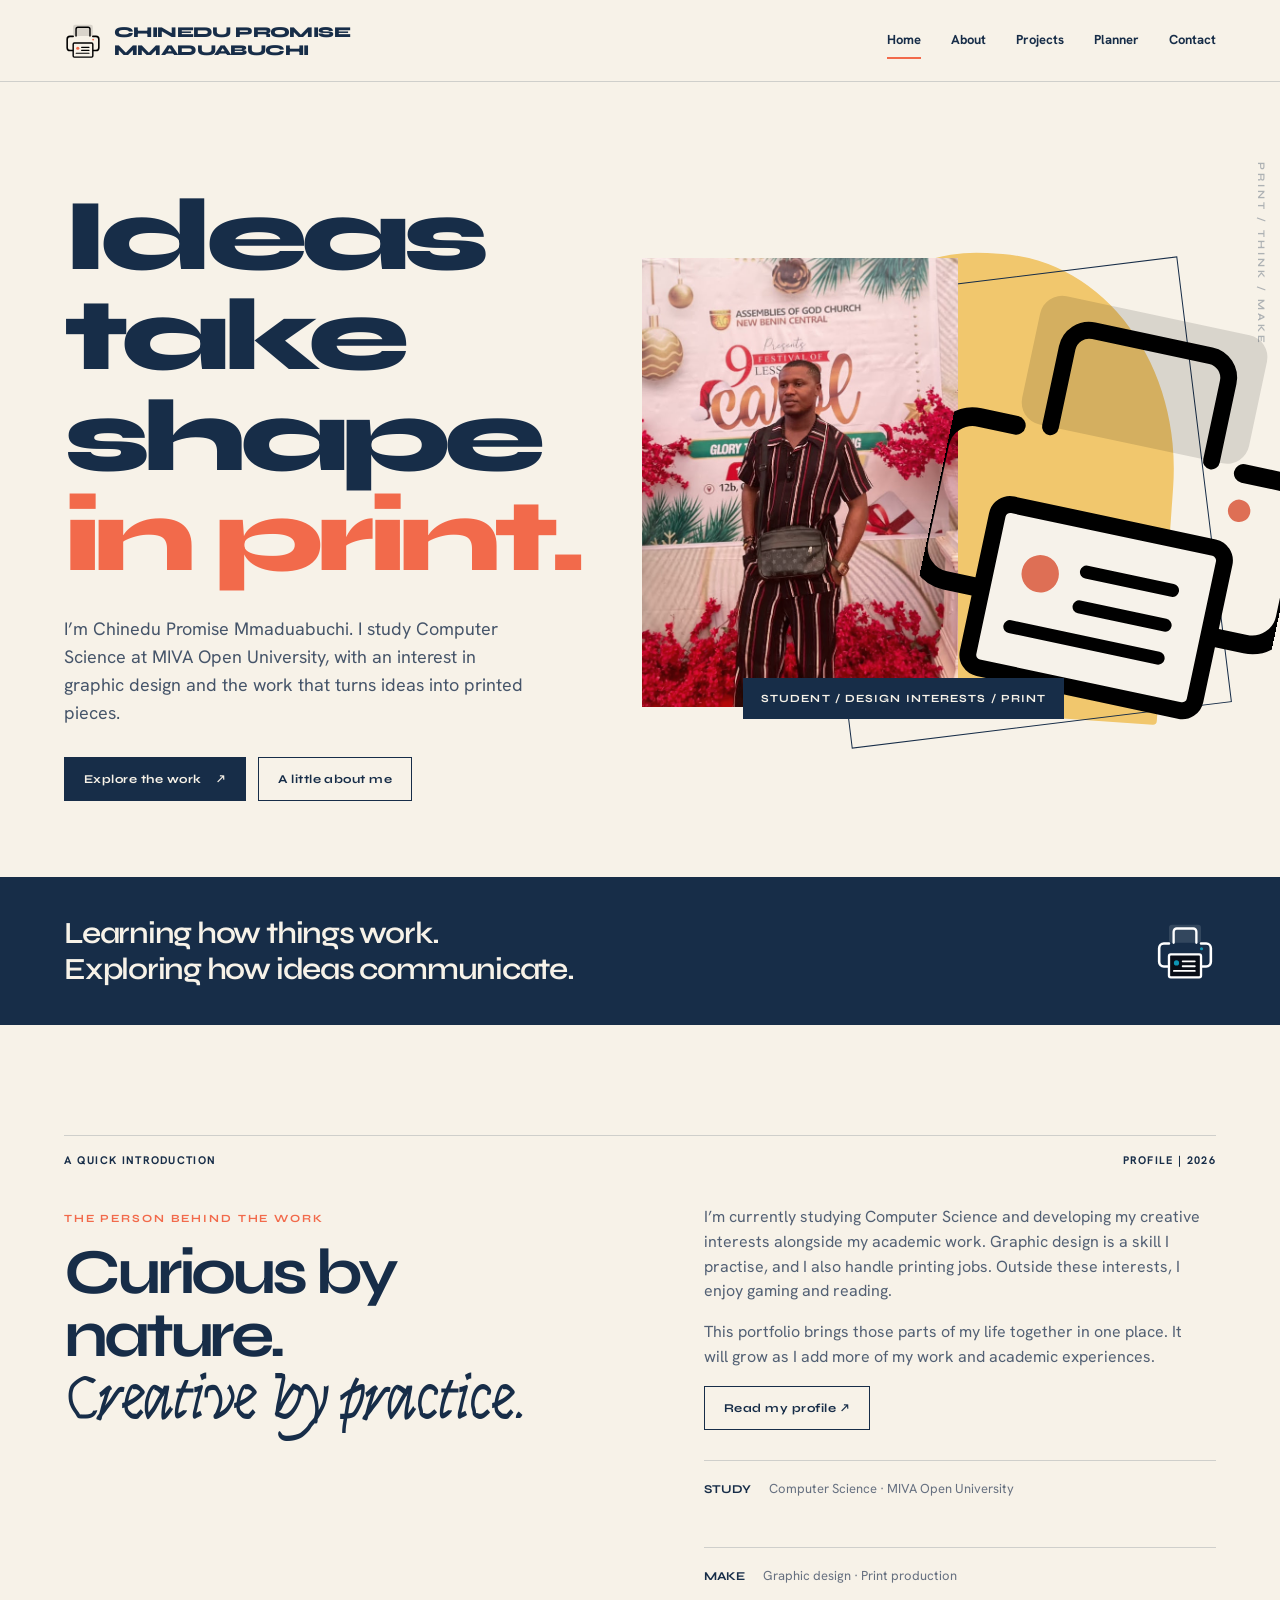
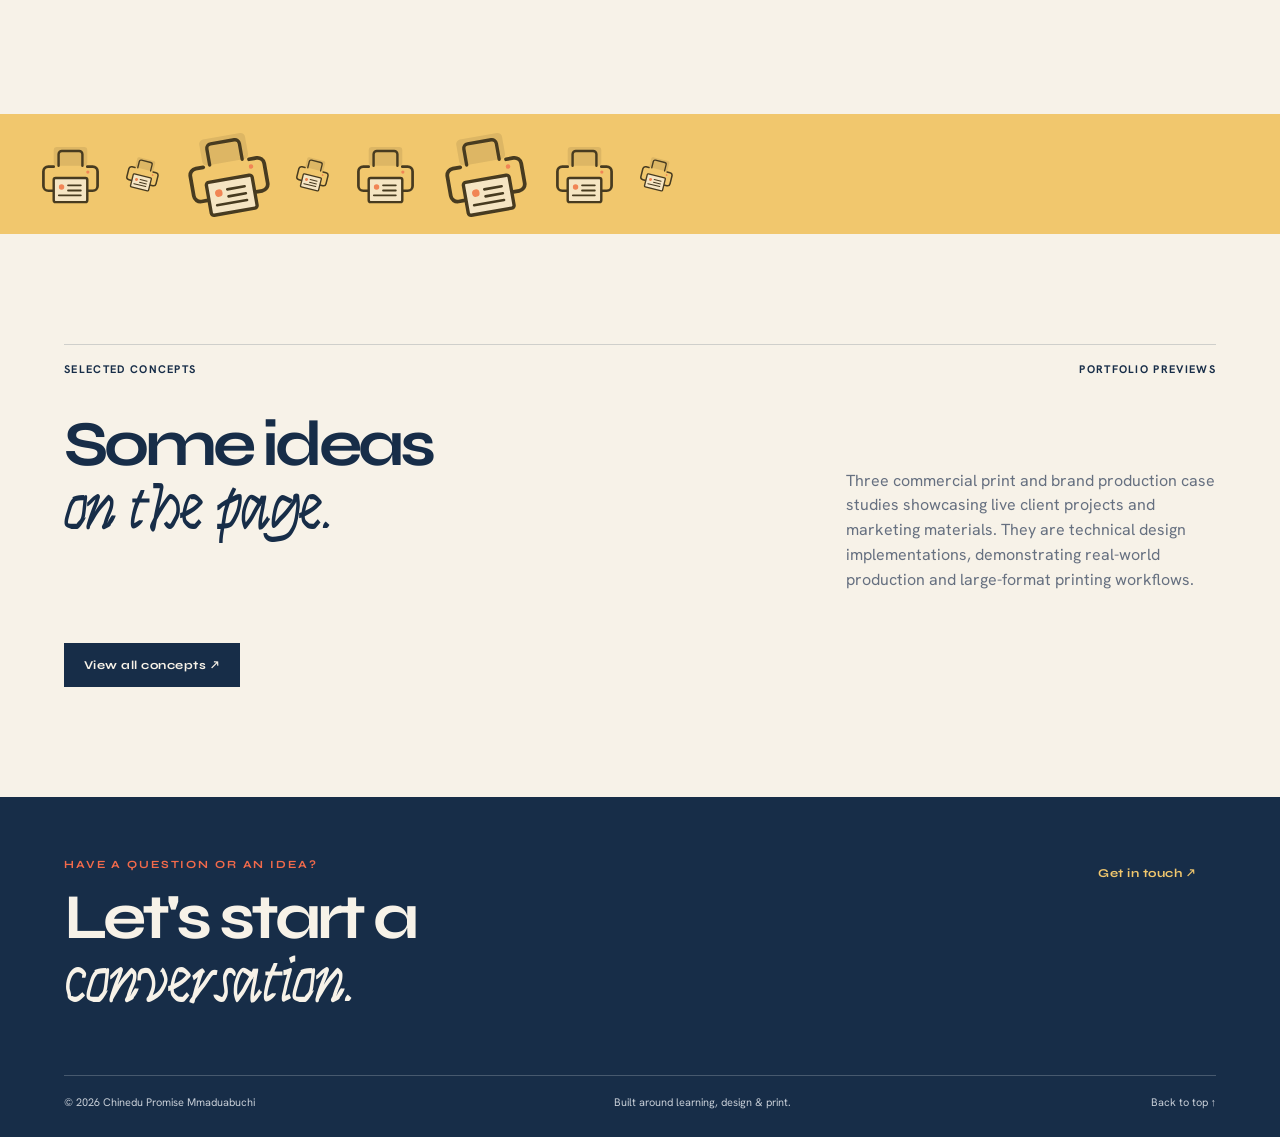
<file: index.html>
<!doctype html>
<html lang="en">
  <head>
    <meta charset="utf-8" />
    <meta name="viewport" content="width=device-width,initial-scale=1" />
    <meta
      name="description"
      content="The academic and creative portfolio of Chinedu Promise Mmaduabuchi."
    />
    <title>Chinedu Promise Mmaduabuchi — Portfolio</title>
    <link rel="icon" href="assets/images/favicon.svg" type="image/svg+xml" />
    <link rel="stylesheet" href="assets/css/site.css" />
    <script defer src="assets/js/site.js"></script>
  </head>
  <body>
    <header class="site-header">
      <a class="brand" href="index.html"
        ><img src="assets/images/printer-mark.svg" alt="" /><span
          >CHINEDU PROMISE<br />MMADUABUCHI</span
        ></a
      ><button
        class="menu-toggle"
        aria-expanded="false"
        aria-controls="main-nav"
      >
        MENU
      </button>
      <nav class="nav" id="main-nav">
        <a href="index.html" aria-current="page">Home</a
        ><a href="about.html">About</a><a href="projects.html">Projects</a
        ><a href="planner.html">Planner</a><a href="contact.html">Contact</a>
      </nav>
    </header>
    <main>
      <section class="wrap home-hero">
        <div class="hero-copy reveal">
          <h1>Ideas take<br />shape <span>in print.</span></h1>
          <p class="hero-intro">
            I’m Chinedu Promise Mmaduabuchi. I study Computer Science at MIVA
            Open University, with an interest in graphic design and the work
            that turns ideas into printed pieces.
          </p>
          <div class="hero-actions">
            <a class="button" href="projects.html"
              >Explore the work <span>↗</span></a
            ><a class="button light" href="about.html">A little about me</a>
          </div>
        </div>
        <div class="portrait-stage">
          <img
            src="assets/images/chinedu-portrait.jpeg"
            alt="Portrait of Chinedu Promise Mmaduabuchi"
          /><img
            class="hero-stamp"
            src="assets/images/printer-mark.svg"
            alt=""
          /><span class="portrait-tag">STUDENT / DESIGN INTERESTS / PRINT</span>
        </div>
      </section>
      <section class="intro-strip">
        <div class="wrap strip-inner">
          <p>Learning how things work.<br />Exploring how ideas communicate.</p>
          <img src="assets/images/printer-mark.svg" alt="" />
        </div>
      </section>
      <section class="wrap section-pad">
        <div class="topline">
          <span> A quick introduction</span><span>PROFILE | 2026</span>
        </div>
        <div class="home-grid">
          <div>
            <span class="eyebrow">The person behind the work</span>
            <h2>
              Curious by nature.<br /><span class="serif"
                >Creative by practice.</span
              >
            </h2>
          </div>
          <div>
            <p>
              I’m currently studying Computer Science and developing my creative
              interests alongside my academic work. Graphic design is a skill I
              practise, and I also handle printing jobs. Outside these
              interests, I enjoy gaming and reading.
            </p>
            <p>
              This portfolio brings those parts of my life together in one
              place. It will grow as I add more of my work and academic
              experiences.
            </p>
            <a class="button light" href="about.html">Read my profile ↗</a>
            <div class="mini-note">
              <b>STUDY</b><span>Computer Science · MIVA Open University</span>
            </div>
            <div class="mini-note">
              <b> MAKE</b><span>Graphic design · Print production</span>
            </div>
          </div>
        </div>
      </section>
      <div class="motif-band" aria-hidden="true">
        <img src="assets/images/printer-mark.svg" /><img
          src="assets/images/printer-mark.svg"
        /><img src="assets/images/printer-mark.svg" /><img
          src="assets/images/printer-mark.svg"
        /><img src="assets/images/printer-mark.svg" /><img
          src="assets/images/printer-mark.svg"
        /><img src="assets/images/printer-mark.svg" /><img
          src="assets/images/printer-mark.svg"
        />
      </div>
      <section class="wrap section-pad">
        <div class="topline">
          <span>Selected concepts</span><span>PORTFOLIO PREVIEWS</span>
        </div>
        <div class="project-intro">
          <h2>Some ideas<br /><span class="serif">on the page.</span></h2>
          <p>
            Three commercial print and brand production case studies showcasing
            live client projects and marketing materials. They are technical
            design implementations, demonstrating real-world production and
            large-format printing workflows.
          </p>
        </div>
        <a class="button" href="projects.html">View all concepts ↗</a>
      </section>
    </main>
    <footer class="site-footer">
      <div class="wrap">
        <div class="footer-top">
          <div>
            <span class="eyebrow">Have a question or an idea?</span>
            <h2>Let's start a <span class="serif">conversation.</span></h2>
          </div>
          <a class="button" href="contact.html">Get in touch ↗</a>
        </div>
        <div class="footer-bottom">
          <span>© <span data-year></span> Chinedu Promise Mmaduabuchi</span
          ><span>Built around learning, design & print.</span
          ><a href="#top">Back to top ↑</a>
        </div>
      </div>
    </footer>
  </body>
</html>
</file>
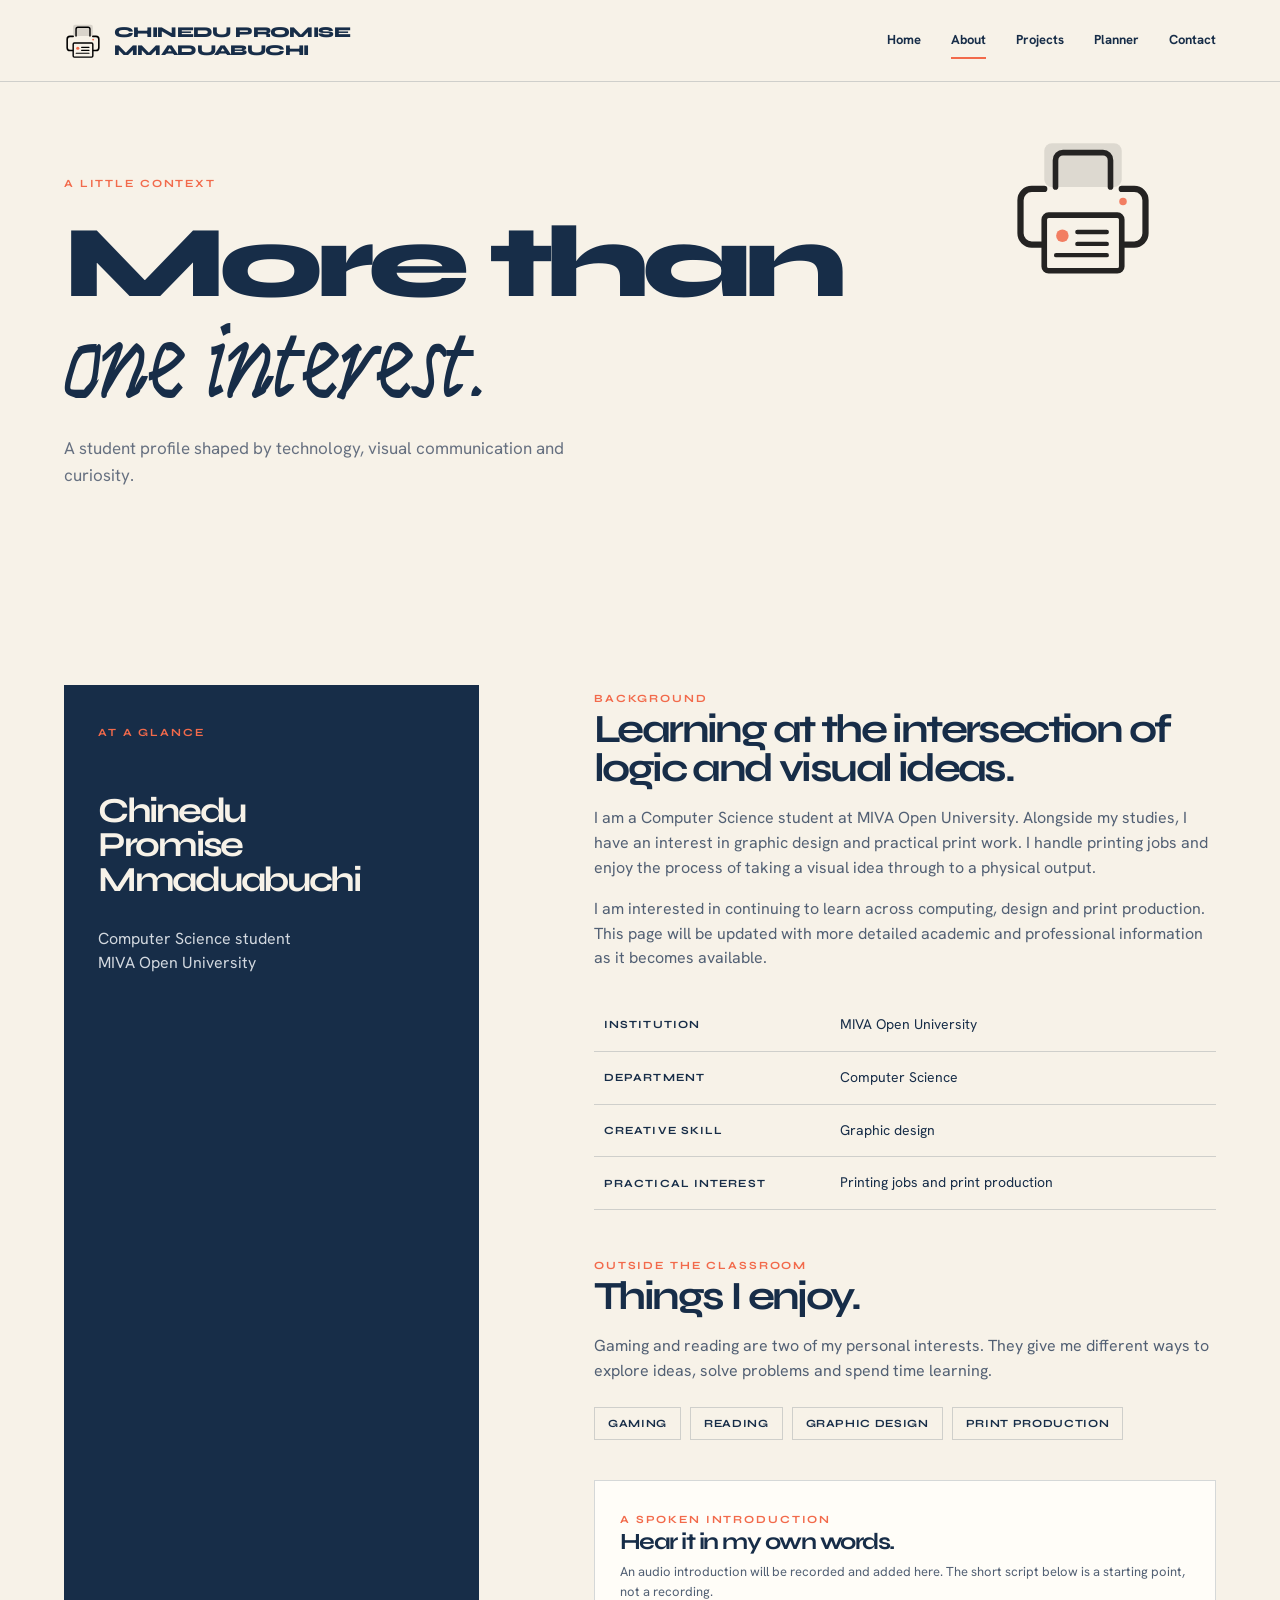
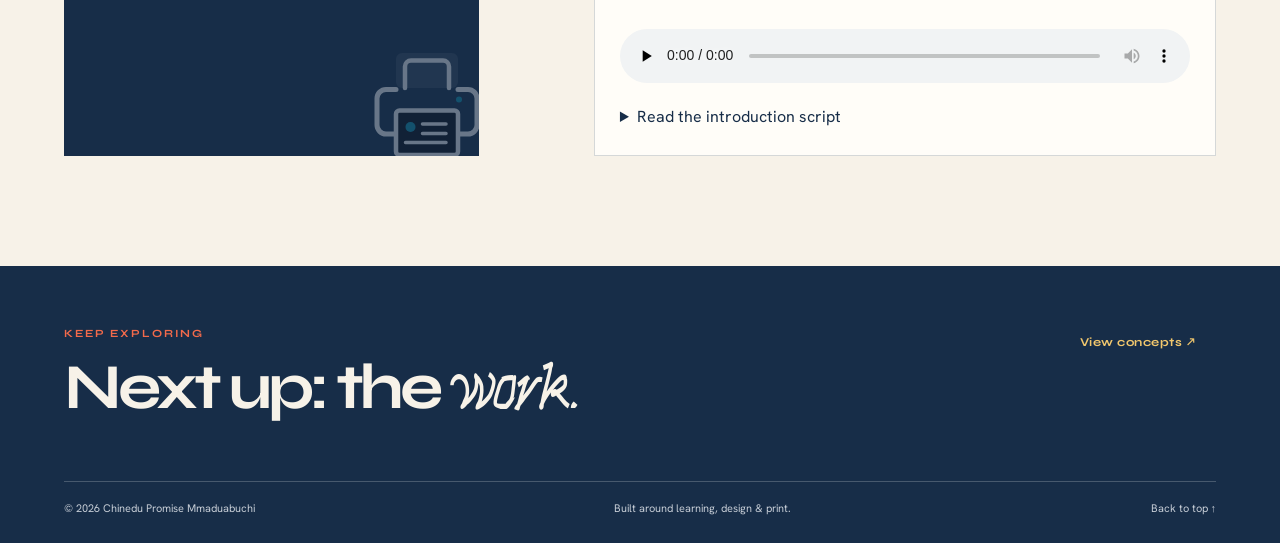
<file: about.html>
<!doctype html>
<html lang="en">
  <head>
    <meta charset="utf-8" />
    <meta name="viewport" content="width=device-width,initial-scale=1" />
    <title>About — Chinedu Promise Mmaduabuchi</title>
    <link rel="icon" href="assets/images/favicon.svg" type="image/svg+xml" />
    <link rel="stylesheet" href="assets/css/site.css" />
    <script defer src="assets/js/site.js"></script>
  </head>
  <body>
    <header class="site-header">
      <a class="brand" href="index.html"
        ><img src="assets/images/printer-mark.svg" alt="" /><span
          >CHINEDU PROMISE<br />MMADUABUCHI</span
        ></a
      ><button
        class="menu-toggle"
        aria-expanded="false"
        aria-controls="main-nav"
      >
        MENU
      </button>
      <nav class="nav" id="main-nav">
        <a href="index.html">Home</a
        ><a href="about.html" aria-current="page">About</a
        ><a href="projects.html">Projects</a><a href="planner.html">Planner</a
        ><a href="contact.html">Contact</a>
      </nav>
    </header>
    <main>
      <section class="wrap page-hero">
        <span class="eyebrow">A little context </span>
        <h1>More than<br /><span class="serif">one interest.</span></h1>
        <p>
          A student profile shaped by technology, visual communication and
          curiosity.
        </p>
        <img class="corner-mark" src="assets/images/printer-mark.svg" alt="" />
      </section>
      <section class="wrap section-pad about-layout">
        <aside class="about-aside">
          <span class="eyebrow">At a glance</span>
          <h2>Chinedu<br />Promise<br />Mmaduabuchi</h2>
          <p>Computer Science student<br />MIVA Open University</p>
          <img src="assets/images/printer-mark.svg" alt="" />
        </aside>
        <div class="about-content">
          <span class="eyebrow">Background</span>
          <h2>Learning at the intersection of logic and visual ideas.</h2>
          <p>
            I am a Computer Science student at MIVA Open University. Alongside
            my studies, I have an interest in graphic design and practical print
            work. I handle printing jobs and enjoy the process of taking a
            visual idea through to a physical output.
          </p>
          <p>
            I am interested in continuing to learn across computing, design and
            print production. This page will be updated with more detailed
            academic and professional information as it becomes available.
          </p>
          <table class="facts-table">
            <tbody>
              <tr>
                <th>Institution</th>
                <td>MIVA Open University</td>
              </tr>
              <tr>
                <th>Department</th>
                <td>Computer Science</td>
              </tr>
              <tr>
                <th>Creative skill</th>
                <td>Graphic design</td>
              </tr>
              <tr>
                <th>Practical interest</th>
                <td>Printing jobs and print production</td>
              </tr>
            </tbody>
          </table>
          <span class="eyebrow"> Outside the classroom</span>
          <h2>Things I enjoy.</h2>
          <p>
            Gaming and reading are two of my personal interests. They give me
            different ways to explore ideas, solve problems and spend time
            learning.
          </p>
          <div class="interest-list">
            <span>Gaming</span><span>Reading</span><span>Graphic design</span
            ><span>Print production</span>
          </div>
          <div class="audio-docket">
            <span class="eyebrow">A spoken introduction</span>
            <h3>Hear it in my own words.</h3>
            <p>
              An audio introduction will be recorded and added here. The short
              script below is a starting point, not a recording.
            </p>
 <audio
  src="assets/audio/my-audio.mp4"
  controls
  preload="none"
  aria-label="Spoken introduction placeholder"
>
  Your browser does not support the audio element.
</audio>

            <details>
              <summary>Read the introduction script</summary>
              <div class="script">
                Hello, my name is Chinedu Promise Mmaduabuchi. I am a Computer
                Science student at MIVA Open University. I am interested in
                graphic design and print production, and I also enjoy gaming and
                reading. This portfolio is a place to share what I am learning,
                the creative work I explore, and the projects I add along the
                way. Thank you for visiting.
              </div>
            </details>
          </div>
        </div>
      </section>
    </main>
    <footer class="site-footer">
      <div class="wrap">
        <div class="footer-top">
          <div>
            <span class="eyebrow">Keep exploring</span>
            <h2>Next up: the <span class="serif">work.</span></h2>
          </div>
          <a class="button" href="projects.html">View concepts ↗</a>
        </div>
        <div class="footer-bottom">
          <span>© <span data-year></span> Chinedu Promise Mmaduabuchi</span
          ><span>Built around learning, design & print.</span
          ><a href="#top">Back to top ↑</a>
        </div>
      </div>
    </footer>
  </body>
</html>
</file>
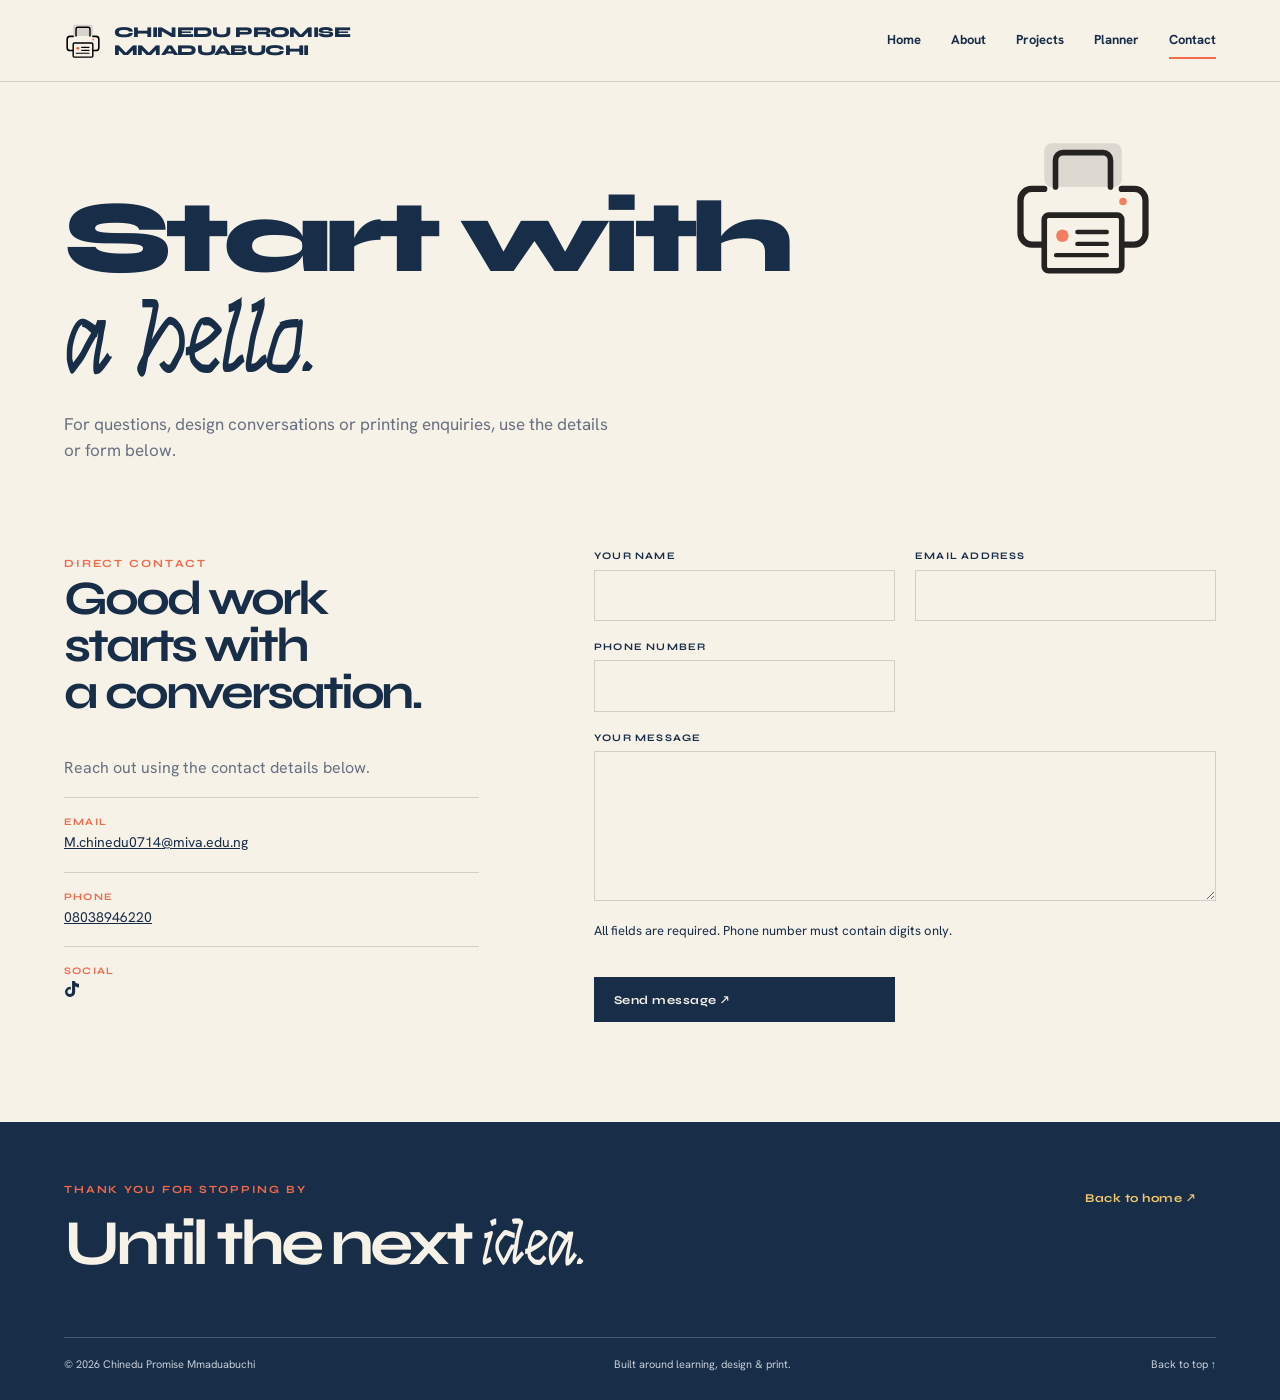
<file: contact.html>
<!doctype html>
<html lang="en">
  <head>
    <meta charset="utf-8" />
    <meta name="viewport" content="width=device-width,initial-scale=1" />
    <title>Contact — Chinedu Promise Mmaduabuchi</title>
    <link rel="icon" href="assets/images/favicon.svg" type="image/svg+xml" />
    <link rel="stylesheet" href="assets/css/site.css" />
    <script defer src="assets/js/site.js"></script>
    <script defer src="assets/js/contact.js"></script>
  </head>
  <body>
    <header class="site-header">
      <a class="brand" href="index.html"
        ><img src="assets/images/printer-mark.svg" alt="" /><span
          >CHINEDU PROMISE<br />MMADUABUCHI</span
        ></a
      ><button
        class="menu-toggle"
        aria-expanded="false"
        aria-controls="main-nav"
      >
        MENU
      </button>
      <nav class="nav" id="main-nav">
        <a href="index.html">Home</a><a href="about.html">About</a
        ><a href="projects.html">Projects</a><a href="planner.html">Planner</a
        ><a href="contact.html" aria-current="page">Contact</a>
      </nav>
    </header>
    <main>
      <section class="wrap page-hero">
        <h1>Start with<br /><span class="serif">a hello.</span></h1>
        <p>
          For questions, design conversations or printing enquiries, use the
          details or form below.
        </p>
        <img class="corner-mark" src="assets/images/printer-mark.svg" alt="" />
      </section>
      <section class="wrap contact-layout">
        <aside class="contact-side">
          <span class="eyebrow">Direct contact</span>
          <h2>Good work<br />starts with<br />a conversation.</h2>
          <p>Reach out using the contact details below.</p>

          <div class="contact-detail">
            <small>Email</small
            ><a href="mailto:Chipromzzy2000@gmail.com"
              >M.chinedu0714@miva.edu.ng</a
            >
          </div>
          <div class="contact-detail">
            <small>Phone</small><a href="tel:+2348038946220">08038946220</a>
          </div>
          <div class="contact-detail">
            <small>Social</small>
            <a
              href="https://www.tiktok.com/@prints_with_mindcetworld?_r=1&_t=ZS-9B8QDrFPk25"
              target="_blank"
              rel="noopener noreferrer"
              style="
                display: inline-flex;
                align-items: center;
                gap: 8px;
                text-decoration: none;
                color: inherit;
              "
            >
              <svg
                xmlns="http://www.w3.org/2000/svg"
                width="16"
                height="16"
                fill="currentColor"
                viewBox="0 0 448 512"
              >
                <path
                  d="M448 209.91a210.06 210.06 0 0 1-122.77-39.25v178.72A162.55 162.55 0 1 1 185 188.31v89.89a72.69 72.69 0 1 0 40.3 64.18V0h89a111.39 111.39 0 0 0 65.41 81.33A205.88 205.88 0 0 1 448 89.22z"
                />
              </svg>
            </a>
          </div>
        </aside>
        <form class="contact-form" id="contact-form" novalidate>
          <div class="field">
            <label for="name">Your name</label
            ><input id="name" name="name" autocomplete="name" required />
          </div>
          <div class="field">
            <label for="email">Email address</label
            ><input
              id="email"
              name="email"
              type="email"
              autocomplete="email"
              required
            />
          </div>
          <div class="field">
            <label for="phone">Phone number</label
            ><input
              id="phone"
              name="phone"
              type="tel"
              inputmode="numeric"
              pattern="[0-9]+"
              autocomplete="tel"
              required
            />
          </div>
          <div class="field wide">
            <label for="message">Your message</label
            ><textarea id="message" name="message" required></textarea>
          </div>
          <p
            class="form-status"
            id="form-status"
            role="status"
            aria-live="polite"
          >
            All fields are required. Phone number must contain digits only.
          </p>
          <button class="button" type="submit">Send message ↗</button>
        </form>
      </section>
    </main>
    <footer class="site-footer">
      <div class="wrap">
        <div class="footer-top">
          <div>
            <span class="eyebrow">Thank you for stopping by</span>
            <h2>Until the next <span class="serif">idea.</span></h2>
          </div>
          <a class="button" href="index.html">Back to home ↗</a>
        </div>
        <div class="footer-bottom">
          <span>© <span data-year></span> Chinedu Promise Mmaduabuchi</span
          ><span>Built around learning, design & print.</span
          ><a href="#top">Back to top ↑</a>
        </div>
      </div>
    </footer>
  </body>
</html>
</file>
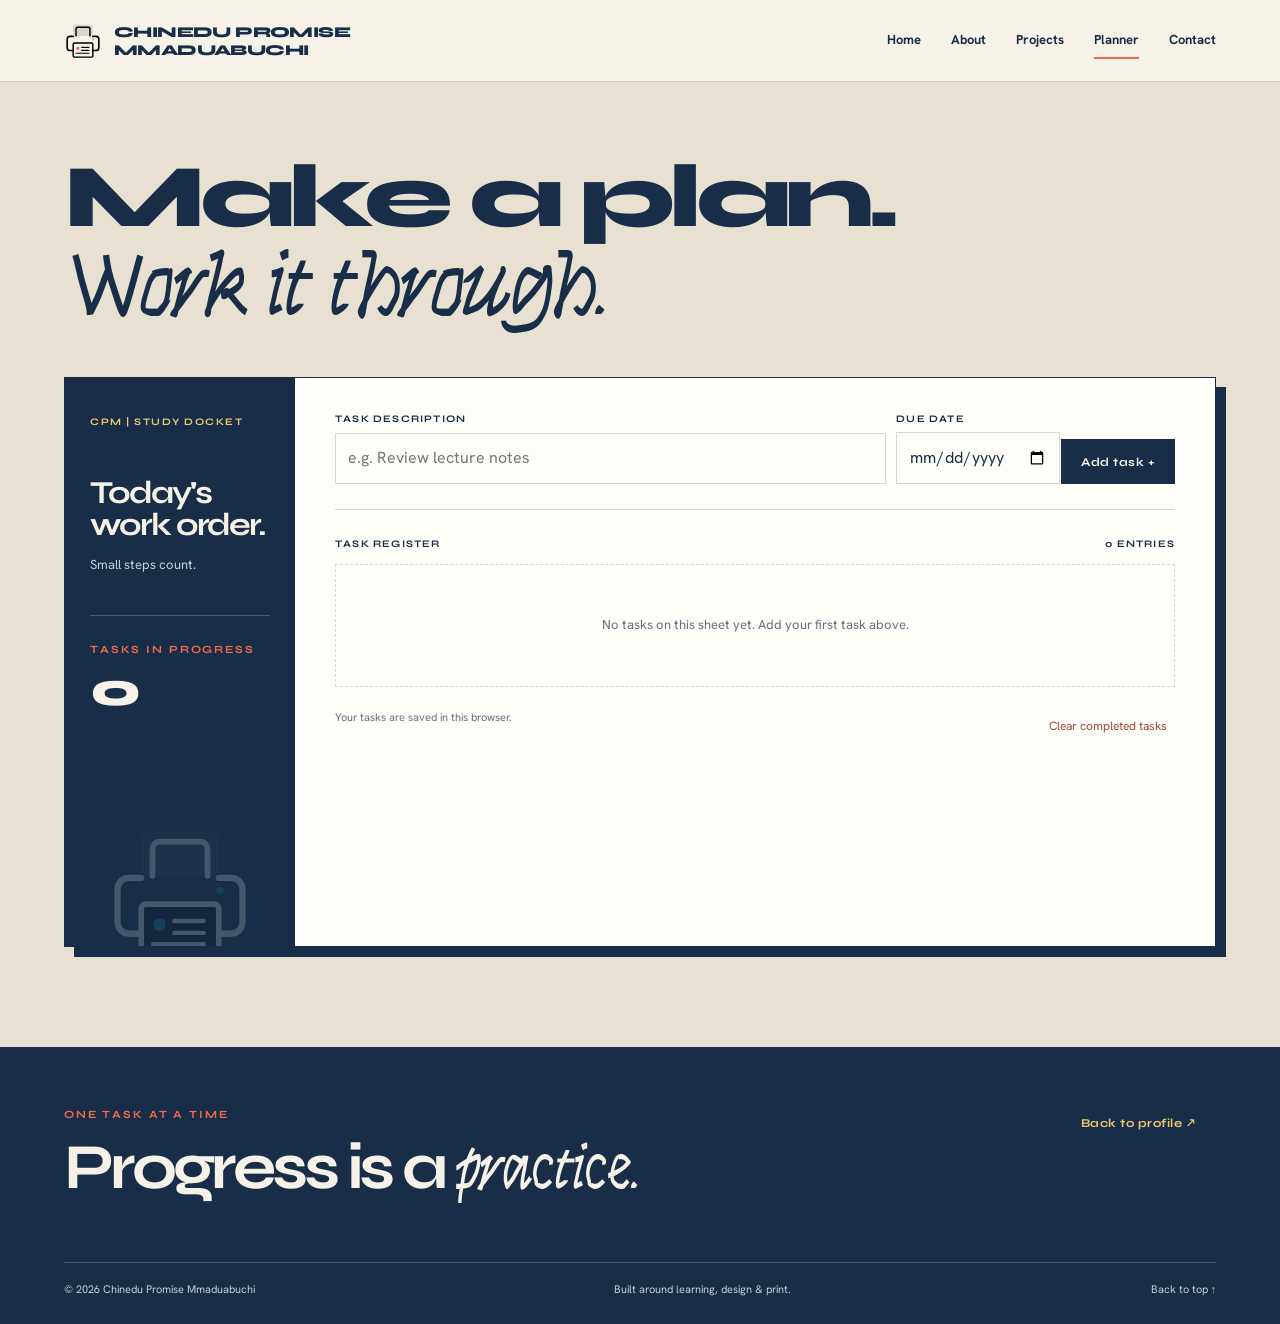
<file: planner.html>
<!doctype html>
<html lang="en">
  <head>
    <meta charset="utf-8" />
    <meta name="viewport" content="width=device-width,initial-scale=1" />
    <title>Academic Planner — Chinedu Promise Mmaduabuchi</title>
    <link rel="icon" href="assets/images/favicon.svg" type="image/svg+xml" />
    <link rel="stylesheet" href="assets/css/site.css" />
    <script defer src="assets/js/site.js"></script>
    <script defer src="assets/js/planner.js"></script>
  </head>
  <body>
    <header class="site-header">
      <a class="brand" href="index.html"
        ><img src="assets/images/printer-mark.svg" alt="" /><span
          >CHINEDU PROMISE<br />MMADUABUCHI</span
        ></a
      ><button
        class="menu-toggle"
        aria-expanded="false"
        aria-controls="main-nav"
      >
        MENU
      </button>
      <nav class="nav" id="main-nav">
        <a href="index.html">Home</a><a href="about.html">About</a
        ><a href="projects.html">Projects</a
        ><a href="planner.html" aria-current="page">Planner</a
        ><a href="contact.html">Contact</a>
      </nav>
    </header>
    <main class="planner-page">
      <div class="wrap">
        <div class="planner-head">
          <div>
            <h1>
              Make a plan.<br /><span class="serif">Work it through.</span>
            </h1>
          </div>

        </div>
        <section class="docket" aria-label="Academic task planner">
          <aside class="docket-side">
            <span class="serial">CPM | STUDY DOCKET</span>
            <h2>Today's<br />work order.</h2>
            <p>
              Small steps count.
            </p>
            <div class="docket-count">
              <span class="eyebrow">Tasks in progress</span
              ><strong id="remaining-count">0</strong>
            </div>
            <img src="assets/images/printer-mark.svg" alt="" />
          </aside>
          <div class="docket-main">
            <form class="task-form" id="task-form">
              <div class="field">
                <label for="task-title">Task description</label
                ><input
                  id="task-title"
                  name="task"
                  type="text"
                  placeholder="e.g. Review lecture notes"
                  maxlength="100"
                  required
                />
              </div>
              <div class="field">
                <label for="task-date">Due date</label
                ><input id="task-date" name="due" type="date" />
              </div>
              <button class="button" type="submit">Add task +</button>
            </form>
            <div class="task-meta">
              <span>Task register</span><span id="task-total">0 entries</span>
            </div>
            <ul class="task-list" id="task-list" aria-live="polite"></ul>
            <div class="planner-foot">
              <span id="planner-message"
                >Your tasks are saved in this browser.</span
              ><button class="delete-task" id="clear-completed" type="button">
                Clear completed tasks
              </button>
            </div>
          </div>
        </section>
      </div>
    </main>
    <footer class="site-footer">
      <div class="wrap">
        <div class="footer-top">
          <div>
            <span class="eyebrow">One task at a time</span>
            <h2>Progress is a <span class="serif">practice.</span></h2>
          </div>
          <a class="button" href="about.html">Back to profile ↗</a>
        </div>
        <div class="footer-bottom">
          <span>© <span data-year></span> Chinedu Promise Mmaduabuchi</span
          ><span>Built around learning, design & print.</span
          ><a href="#top">Back to top ↑</a>
        </div>
      </div>
    </footer>
  </body>
</html>
</file>
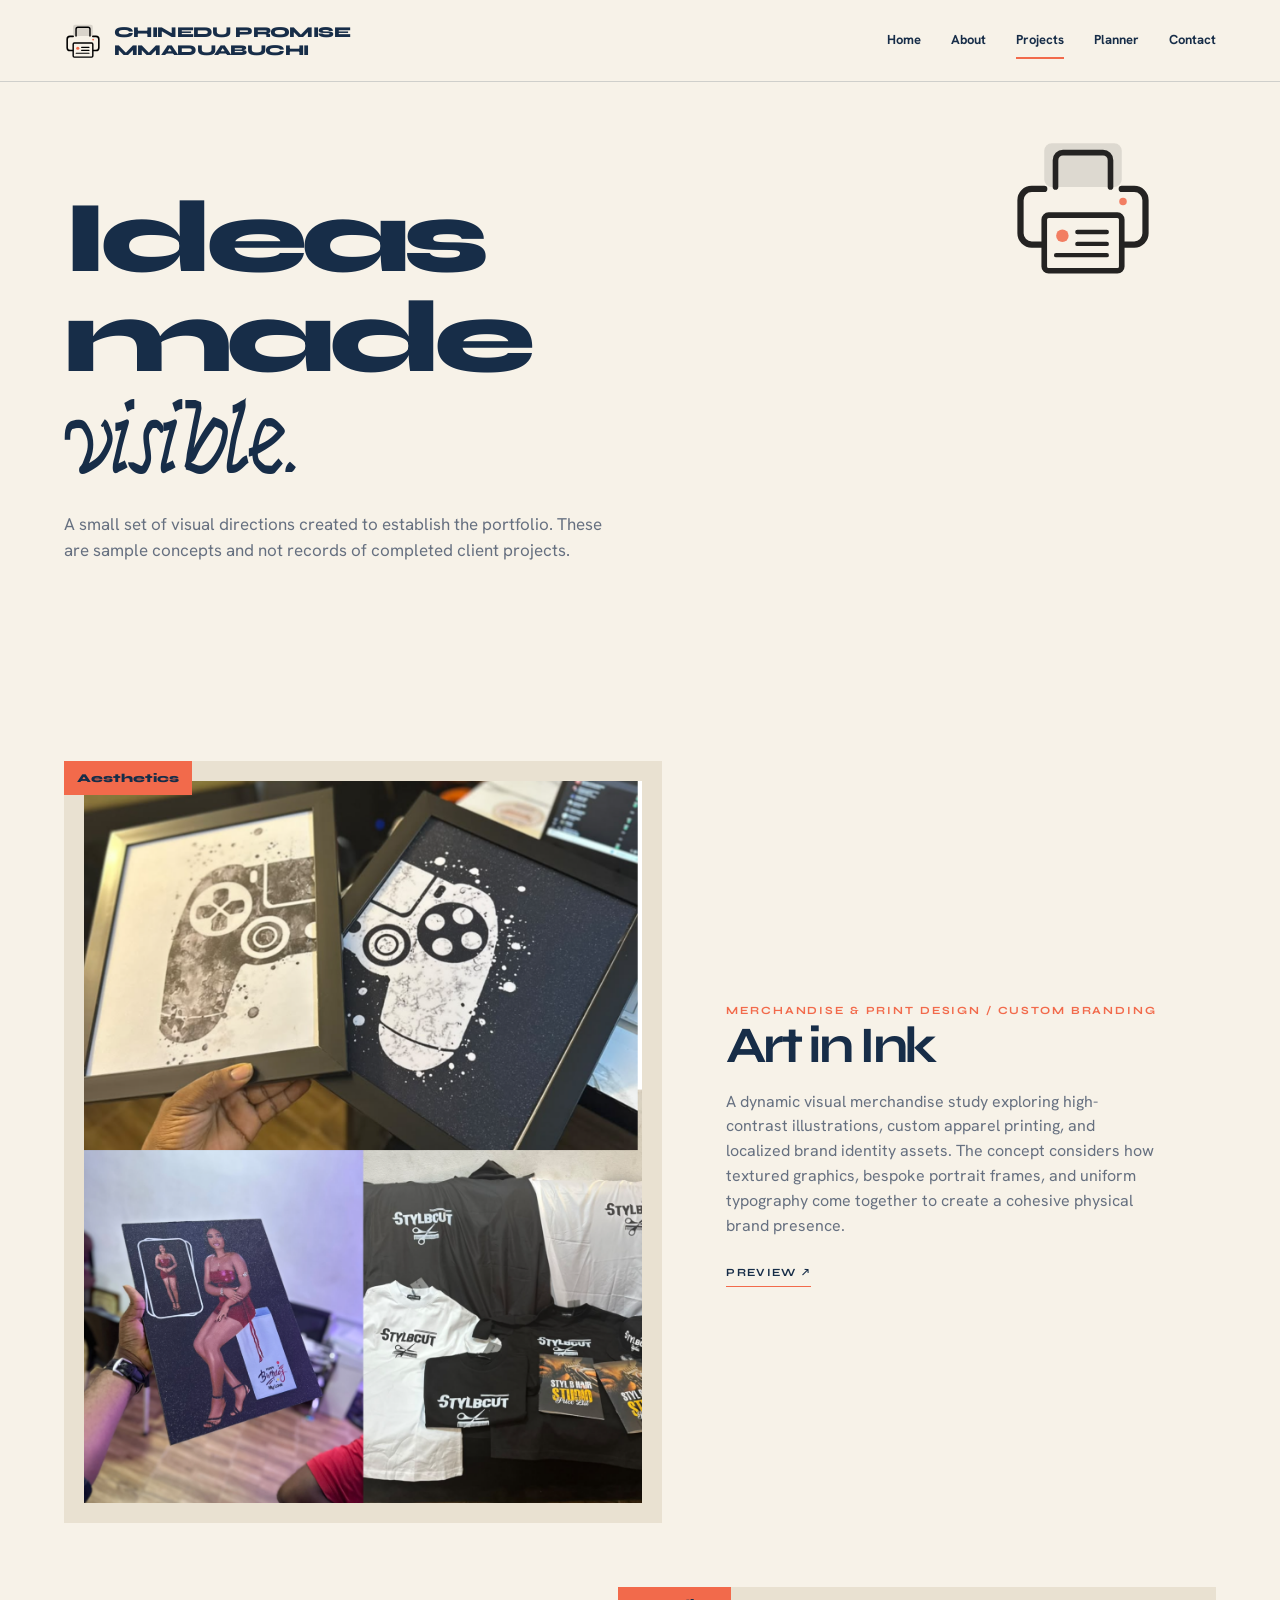
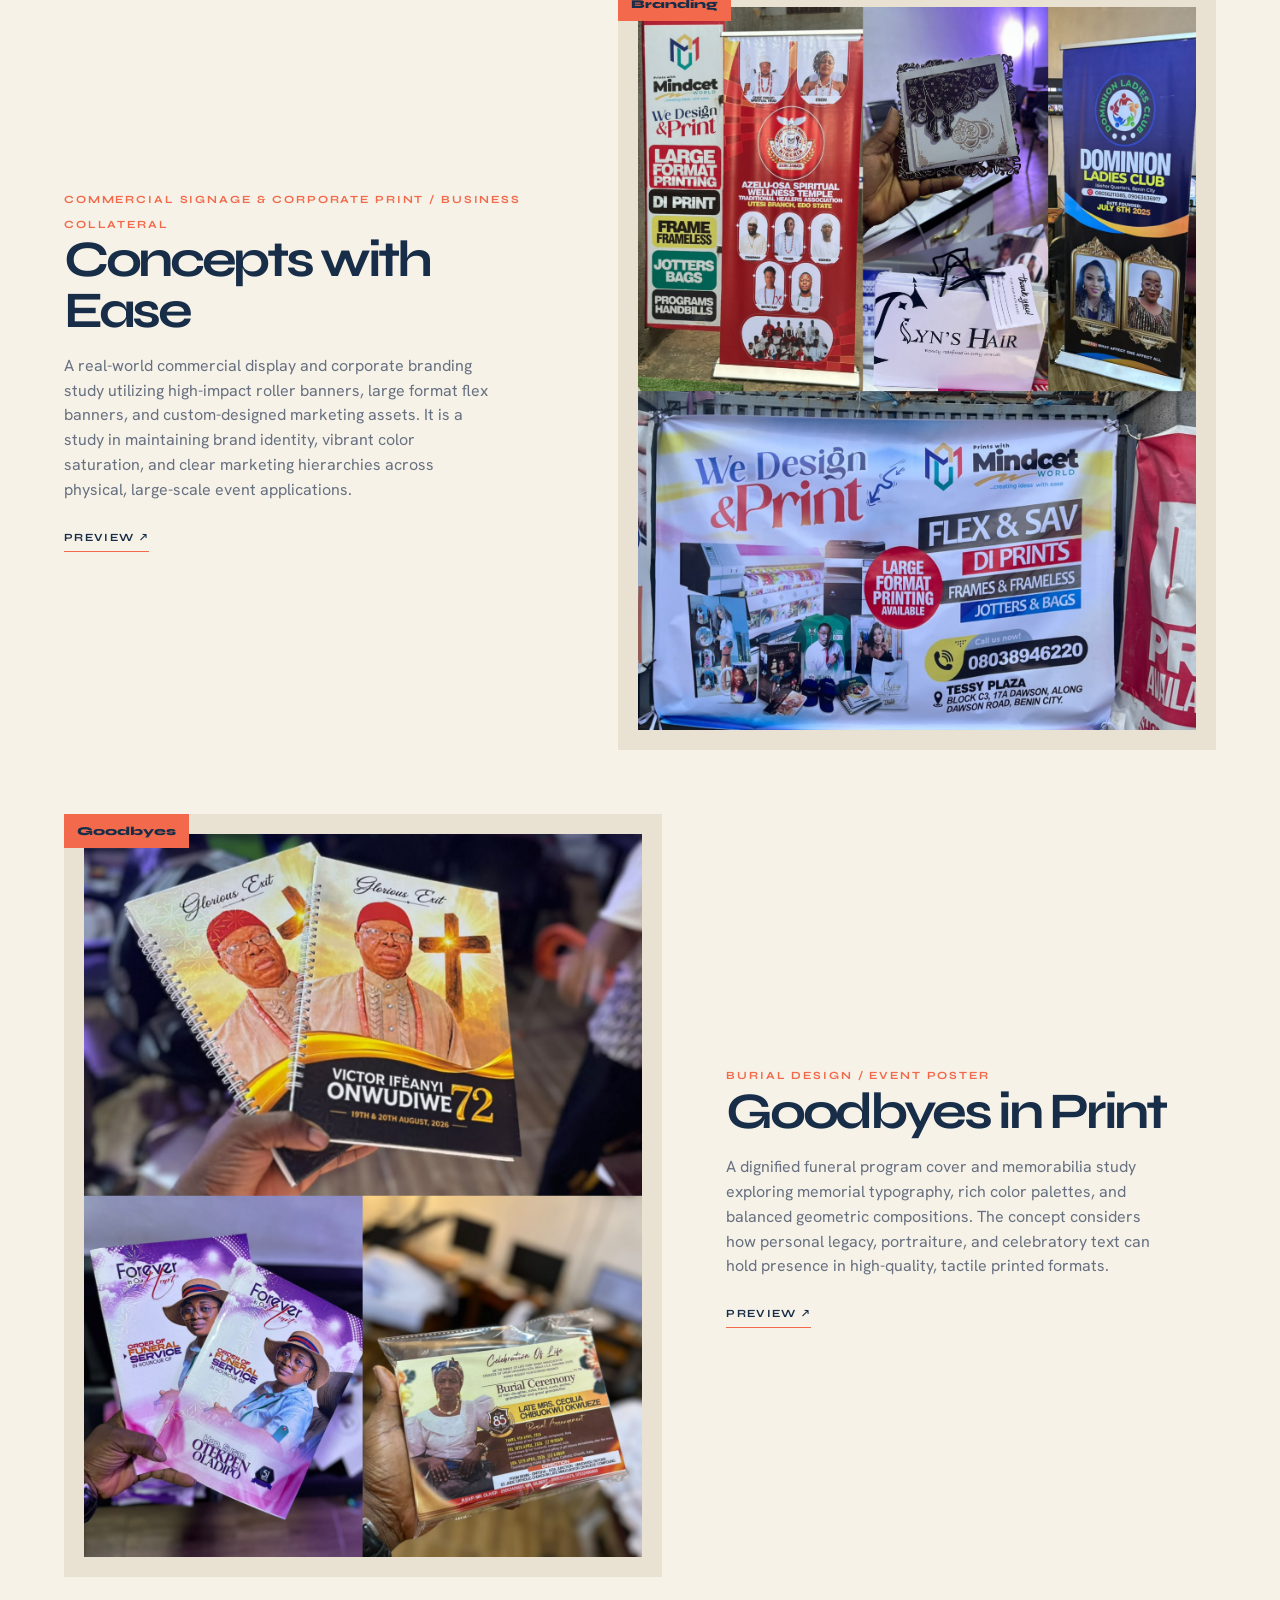
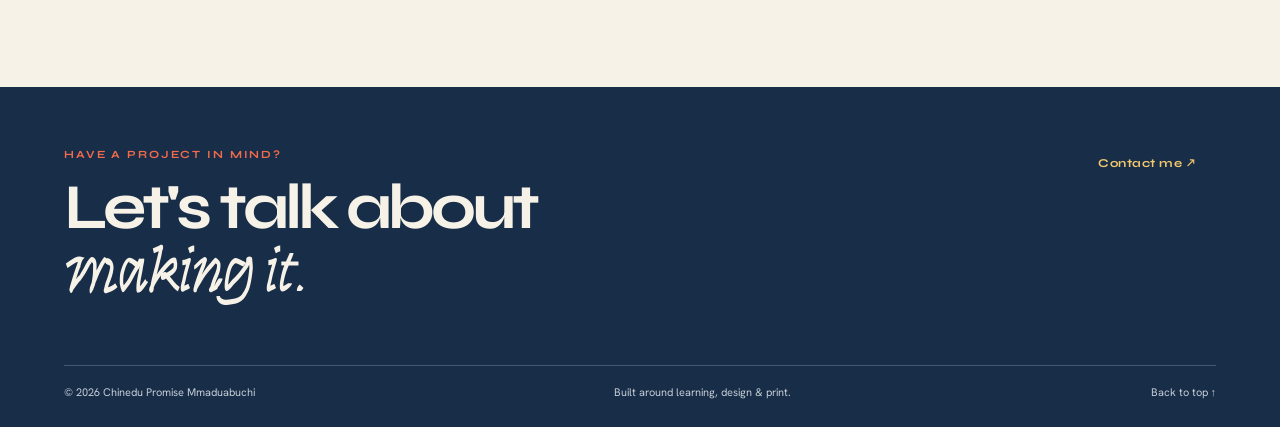
<file: projects.html>
<!doctype html>
<html lang="en">
  <head>
    <meta charset="utf-8" />
    <meta name="viewport" content="width=device-width,initial-scale=1" />
    <title>Projects — Chinedu Promise Mmaduabuchi</title>
    <link rel="icon" href="assets/images/favicon.svg" type="image/svg+xml" />
    <link rel="stylesheet" href="assets/css/site.css" />
    <script defer src="assets/js/site.js"></script>
  </head>
  <body>
    <header class="site-header">
      <a class="brand" href="index.html"
        ><img src="assets/images/printer-mark.svg" alt="" /><span
          >CHINEDU PROMISE<br />MMADUABUCHI</span
        ></a
      ><button
        class="menu-toggle"
        aria-expanded="false"
        aria-controls="main-nav"
      >
        MENU
      </button>
      <nav class="nav" id="main-nav">
        <a href="index.html">Home</a><a href="about.html">About</a
        ><a href="projects.html" aria-current="page">Projects</a
        ><a href="planner.html">Planner</a><a href="contact.html">Contact</a>
      </nav>
    </header>
    <main>
      <section class="wrap page-hero">
      
        <h1>Ideas made<br /><span class="serif">visible.</span></h1>
        <p>
          A small set of visual directions created to establish the portfolio.
          These are sample concepts and not records of completed client
          projects.
        </p>
        <img class="corner-mark" src="assets/images/printer-mark.svg" alt="" />
      </section>
      <section class="wrap section-pad">
        <div class="project-list">
          <article class="project-item">
            <div class="project-art">
              <span class="art-index">Aesthetics</span
              ><img
                src="assets/images/art-in-ink.png"
                alt="Editorial poster concept with bold type and geometric shapes"
              />
            </div>
            <div class="project-copy">
              <span class="eyebrow"
                >Merchandise & Print Design / Custom Branding</span
              >
              <h2>Art in Ink</h2>
              <p>
                A dynamic visual merchandise study exploring high-contrast
                illustrations, custom apparel printing, and localized brand
                identity assets. The concept considers how textured graphics,
                bespoke portrait frames, and uniform typography come together to
                create a cohesive physical brand presence.
              </p>
              <a
                class="small-link"
                href="/assets/images/art-in-ink.png"
                target="_blank"
                rel="noopener noreferrer"
                >Preview ↗</a
              >
            </div>
          </article>
          <article class="project-item">
            <div class="project-art">
              <span class="art-index">Branding</span
              ><img
                src="/assets/images/project-brand.png"
                alt="Sample brand identity board with coral, navy and gold geometric symbol"
              />
            </div>
            <div class="project-copy">
              <span class="eyebrow"
                >Commercial Signage & Corporate Print / Business
                Collateral</span
              >
              <h2>Concepts with Ease</h2>
              <p>
                A real-world commercial display and corporate branding study
                utilizing high-impact roller banners, large format flex banners,
                and custom-designed marketing assets. It is a study in
                maintaining brand identity, vibrant color saturation, and clear
                marketing hierarchies across physical, large-scale event
                applications.
              </p>
              <a
                class="small-link"
                href="/assets/images/project-brand.png"
                target="_blank"
                rel="noopener noreferrer"
                >Preview ↗</a
              >
            </div>
          </article>
          <article class="project-item">
            <div class="project-art">
              <span class="art-index">Goodbyes</span>
              <img
                src="assets/images/burial-project-poster.png"
                alt="Event poster concept with circular geometry and bold lettering"
              />
            </div>
            <div class="project-copy">
              <span class="eyebrow">Burial Design / Event poster</span>
              <h2>Goodbyes in Print</h2>
              <p>
                A dignified funeral program cover and memorabilia study
                exploring memorial typography, rich color palettes, and balanced
                geometric compositions. The concept considers how personal
                legacy, portraiture, and celebratory text can hold presence in
                high-quality, tactile printed formats.
              </p>
              <a
                class="small-link"
                href="assets/images/burial-project-poster.png"
                target="_blank"
                rel="noopener noreferrer"
                >Preview ↗</a
              >
            </div>
          </article>
        </div>
      </section>
    </main>
    <footer class="site-footer">
      <div class="wrap">
        <div class="footer-top">
          <div>
            <span class="eyebrow">Have a project in mind?</span>
            <h2>Let's talk about <span class="serif">making it.</span></h2>
          </div>
          <a class="button" href="contact.html">Contact me ↗</a>
        </div>
        <div class="footer-bottom">
          <span>© <span data-year></span> Chinedu Promise Mmaduabuchi</span
          ><span>Built around learning, design & print.</span
          ><a href="#top">Back to top ↑</a>
        </div>
      </div>
    </footer>
  </body>
</html>
</file>
<file: assets/css/site.css>
@import url("https://fonts.googleapis.com/css2?family=Hanken+Grotesk:wght@400;500;600;700;800&family=Syne:wght@400;500;600;700;800&family=Syne+Tactile&display=swap");
:root {
  --ink: #172d48;
  --paper: #f7f2e8;
  --paper-deep: #e9e1d1;
  --coral: #f26a4b;
  --gold: #f1c76d;
  --muted: #667080;
  --line: rgba(23, 45, 72, 0.18);
  --white: #fffdf8;
  --serif: "Syne Tactile", cursive;
  --display: "Syne", sans-serif;
  --body: "Hanken Grotesk", sans-serif;
  --max: 1220px;
}
* {
  box-sizing: border-box;
}
html {
  scroll-behavior: smooth;
}
body {
  margin: 0;
  background: var(--paper);
  color: var(--ink);
  font-family: var(--body);
  font-size: 16px;
  line-height: 1.55;
}
a {
  color: inherit;
}
img {
  display: block;
  max-width: 100%;
}
button,
input,
textarea {
  font: inherit;
}
.site-header {
  height: 82px;
  display: flex;
  align-items: center;
  justify-content: space-between;
  padding: 0 max(5vw, 24px);
  border-bottom: 1px solid var(--line);
  position: relative;
  z-index: 5;
}
.brand {
  display: flex;
  align-items: center;
  gap: 12px;
  text-decoration: none;
  font: 800 15px var(--display);
  letter-spacing: -0.04em;
}
.brand img {
  width: 38px;
  height: 38px;
}
.nav {
  display: flex;
  align-items: center;
  gap: 30px;
}
.nav a {
  text-decoration: none;
  font-size: 13px;
  font-weight: 700;
  position: relative;
}
.nav a:after {
  content: "";
  position: absolute;
  left: 0;
  bottom: -8px;
  width: 0;
  height: 2px;
  background: var(--coral);
  transition: width 0.25s;
}
.nav a:hover:after,
.nav a[aria-current="page"]:after {
  width: 100%;
}
.menu-toggle {
  display: none;
  border: 1px solid var(--line);
  background: none;
  padding: 9px 12px;
  color: var(--ink);
}
main {
  overflow: hidden;
}
.wrap {
  width: min(var(--max), 90vw);
  margin-inline: auto;
}
.eyebrow {
  font: 700 11px var(--display);
  letter-spacing: 0.17em;
  text-transform: uppercase;
  color: var(--coral);
}
h1,
h2,
h3,
p {
  margin-top: 0;
}
h1,
h2,
h3 {
  font-family: var(--display);
  letter-spacing: -0.065em;
  line-height: 0.98;
}
h1 {
  font-size: clamp(3.3rem, 8vw, 7.4rem);
  font-weight: 800;
}
h2 {
  font-size: clamp(2.4rem, 5vw, 4.7rem);
}
h3 {
  font-size: 1.45rem;
}
.serif {
  font-family: var(--serif);
  font-weight: 400;
  letter-spacing: -0.04em;
}
.button {
  display: inline-flex;
  align-items: center;
  gap: 14px;
  padding: 14px 19px;
  background: var(--ink);
  color: var(--paper);
  text-decoration: none;
  font: 700 12px var(--display);
  letter-spacing: 0.04em;
  border: 1px solid var(--ink);
  transition:
    transform 0.2s,
    background 0.2s;
}
.button:hover {
  transform: translateY(-3px);
  background: var(--coral);
  border-color: var(--coral);
}
.button.light {
  background: transparent;
  color: var(--ink);
}
.button.light:hover {
  color: var(--paper);
}
.section-pad {
  padding: 110px 0;
}
.topline {
  display: flex;
  justify-content: space-between;
  align-items: center;
  border-top: 1px solid var(--line);
  padding-top: 16px;
  margin-bottom: 36px;
}
.topline span {
  font-size: 11px;
  text-transform: uppercase;
  letter-spacing: 0.12em;
  font-weight: 700;
}
.motif {
  color: var(--coral);
}
.home-hero {
  min-height: 690px;
  padding: 82px 0 76px;
  position: relative;
  display: grid;
  grid-template-columns: 1.12fr 0.88fr;
  gap: 6vw;
  align-items: center;
}
.home-hero:before {
  content: "PRINT / THINK / MAKE";
  position: absolute;
  right: -4vw;
  top: 80px;
  writing-mode: vertical-rl;
  font: 700 10px var(--display);
  letter-spacing: 0.3em;
  color: rgba(23, 45, 72, 0.32);
}
.hero-copy {
  position: relative;
  z-index: 2;
}
.hero-copy h1 {
  margin: 22px 0 28px;
  max-width: 800px;
}
.hero-copy h1 span {
  color: var(--coral);
}
.hero-intro {
  font-size: 18px;
  max-width: 470px;
  color: #46556a;
  margin-bottom: 30px;
}
.hero-actions {
  display: flex;
  gap: 12px;
  flex-wrap: wrap;
}
.portrait-stage {
  height: 510px;
  position: relative;
  display: flex;
  align-items: center;
  justify-content: center;
}
.portrait-stage:before {
  content: "";
  position: absolute;
  width: 82%;
  height: 90%;
  background: var(--gold);
  border-radius: 48% 48% 4px 4px;
  transform: rotate(4deg);
}
.portrait-stage:after {
  content: "";
  position: absolute;
  inset: 10% 2% 2% 17%;
  border: 1px solid var(--ink);
  transform: rotate(-7deg);
}
.portrait-stage img {
  position: relative;
  z-index: 1;
  width: 76%;
  height: 88%;
  object-fit: cover;
  object-position: center 30%;
  filter: saturate(0.82);
}
.portrait-tag {
  position: absolute;
  z-index: 2;
  bottom: 18px;
  left: 0;
  background: var(--ink);
  color: var(--paper);
  padding: 14px 18px;
  font: 700 11px var(--display);
  letter-spacing: 0.1em;
}
.hero-stamp {
  position: absolute;
  right: 4%;
  top: 4%;
  width: 110px;
  z-index: 2;
  transform: rotate(12deg);
}
.intro-strip {
  background: var(--ink);
  color: var(--paper);
  padding: 38px 0;
}
.strip-inner {
  display: flex;
  align-items: center;
  justify-content: space-between;
  gap: 24px;
}
.strip-inner p {
  margin: 0;
  font: 600 clamp(1.1rem, 2.4vw, 2rem) var(--display);
  letter-spacing: -0.04em;
}
.strip-inner img {
  width: 62px;
  filter: invert(1);
}
.home-grid {
  display: grid;
  grid-template-columns: 1fr 1fr;
  gap: 10vw;
  align-items: start;
}
.home-grid p {
  color: #526074;
  max-width: 500px;
}
.home-grid h2 {
  margin: 12px 0 24px;
}
.mini-note {
  display: flex;
  gap: 18px;
  align-items: center;
  border-top: 1px solid var(--line);
  padding: 18px 0;
  margin-top: 30px;
}
.mini-note b {
  font: 700 12px var(--display);
}
.mini-note span {
  font-size: 13px;
  color: var(--muted);
}
.page-hero {
  padding: 88px 0 70px;
  position: relative;
}
.page-hero h1 {
  max-width: 900px;
  margin: 18px 0 22px;
}
.page-hero p {
  max-width: 560px;
  color: var(--muted);
  font-size: 17px;
}
.page-hero .corner-mark {
  position: absolute;
  right: 5%;
  top: 50px;
  width: 150px;
  opacity: 0.85;
}
.about-layout {
  display: grid;
  grid-template-columns: 0.8fr 1.2fr;
  gap: 9vw;
}
.about-aside {
  background: var(--ink);
  color: var(--paper);
  padding: 34px;
  position: relative;
  min-height: 360px;
  overflow: hidden;
}
.about-aside img {
  width: 120px;
  position: absolute;
  right: -8px;
  bottom: -8px;
  opacity: 0.35;
  filter: invert(1);
}
.about-aside h2 {
  font-size: 2.2rem;
  margin-top: 50px;
}
.about-aside p {
  color: #d2d8df;
}
.about-content h2 {
  font-size: 2.5rem;
  margin-bottom: 18px;
}
.about-content p {
  color: #526074;
}
.facts-table {
  width: 100%;
  border-collapse: collapse;
  margin: 28px 0 42px;
  font-size: 14px;
}
.facts-table th,
.facts-table td {
  text-align: left;
  padding: 15px 10px;
  border-bottom: 1px solid var(--line);
}
.facts-table th {
  font: 700 11px var(--display);
  text-transform: uppercase;
  letter-spacing: 0.1em;
  width: 38%;
}
.interest-list {
  display: flex;
  flex-wrap: wrap;
  gap: 9px;
  margin: 24px 0 36px;
}
.interest-list span {
  border: 1px solid var(--line);
  padding: 9px 13px;
  font: 700 11px var(--display);
  text-transform: uppercase;
  letter-spacing: 0.06em;
}
.audio-docket {
  border: 1px solid var(--line);
  padding: 25px;
  background: var(--white);
  margin-top: 40px;
}
.audio-docket h3 {
  margin: 0 0 8px;
}
.audio-docket p {
  font-size: 13px;
}
.audio-docket audio {
  width: 100%;
  margin: 14px 0;
}
.audio-docket .script {
  background: var(--paper);
  padding: 15px;
  font-size: 13px;
  color: var(--ink);
}
.project-intro {
  display: flex;
  justify-content: space-between;
  align-items: end;
  gap: 30px;
  margin-bottom: 50px;
}
.project-intro p {
  max-width: 370px;
  color: var(--muted);
  margin: 0;
}
.project-list {
  display: grid;
  gap: 64px;
}
.project-item {
  display: grid;
  grid-template-columns: 1.1fr 0.9fr;
  gap: 5vw;
  align-items: center;
}
.project-item:nth-child(even) {
  grid-template-columns: 0.9fr 1.1fr;
}
.project-item:nth-child(even) .project-art {
  order: 2;
}
.project-art {
  position: relative;
  background: var(--paper-deep);
  padding: 20px;
  min-height: 330px;
}
.project-art img {
  width: 100%;
  height: 100%;
  min-height: 290px;
  object-fit: cover;
}
.project-art .art-index {
  position: absolute;
  top: 0;
  left: 0;
  background: var(--coral);
  color: var(--ink);
  font: 800 12px var(--display);
  padding: 10px 13px;
}
.project-copy .eyebrow {
  margin-bottom: 16px;
}
.project-copy h2 {
  font-size: clamp(2rem, 4vw, 3.5rem);
  margin-bottom: 18px;
}
.project-copy p {
  color: var(--muted);
  max-width: 430px;
}
.project-copy .small-link {
  display: inline-block;
  margin-top: 12px;
  font: 700 11px var(--display);
  text-transform: uppercase;
  letter-spacing: 0.12em;
  text-decoration: none;
  border-bottom: 1px solid var(--coral);
  padding-bottom: 7px;
}
.sample-note {
  background: var(--gold);
  padding: 24px 28px;
  margin-top: 80px;
  display: flex;
  justify-content: space-between;
  gap: 20px;
  align-items: center;
}
.sample-note p {
  margin: 0;
  max-width: 700px;
  font-size: 13px;
}
.planner-page {
  background: #e8e0d1;
  padding: 60px 0 100px;
}
.planner-head {
  display: flex;
  justify-content: space-between;
  align-items: end;
  gap: 25px;
  margin-bottom: 35px;
}
.planner-head h1 {
  font-size: clamp(3rem, 7vw, 6rem);
  margin: 12px 0;
}
.planner-head p {
  max-width: 350px;
  color: var(--muted);
}
.docket {
  background: var(--white);
  border: 1px solid var(--ink);
  box-shadow: 10px 10px 0 var(--ink);
  display: grid;
  grid-template-columns: 230px 1fr;
  min-height: 570px;
}
.docket-side {
  background: var(--ink);
  color: var(--paper);
  padding: 30px 25px;
  position: relative;
  overflow: hidden;
}
.docket-side img {
  width: 150px;
  position: absolute;
  bottom: -25px;
  left: 40px;
  filter: invert(1);
  opacity: 0.2;
}
.docket-side .serial {
  font: 700 10px var(--display);
  letter-spacing: 0.15em;
  color: var(--gold);
}
.docket-side h2 {
  font-size: 2rem;
  margin: 45px 0 15px;
}
.docket-side p {
  font-size: 13px;
  color: #c8d0d9;
}
.docket-count {
  margin-top: 40px;
  padding-top: 20px;
  border-top: 1px solid #ffffff35;
}
.docket-count strong {
  display: block;
  font: 800 48px var(--display);
}
.docket-main {
  padding: 35px 40px;
}
.task-form {
  display: grid;
  grid-template-columns: 1fr 155px auto;
  gap: 10px;
  padding-bottom: 25px;
  border-bottom: 1px solid var(--line);
}
.field {
  display: grid;
  gap: 7px;
}
.field label {
  font: 700 10px var(--display);
  letter-spacing: 0.12em;
  text-transform: uppercase;
}
.field input,
.field textarea {
  border: 1px solid var(--line);
  background: transparent;
  padding: 12px;
  color: var(--ink);
  outline: none;
  width: 100%;
}
.field input:focus,
.field textarea:focus {
  border-color: var(--coral);
  box-shadow: 0 0 0 2px #f26a4b25;
}
.task-form button {
  align-self: end;
  min-height: 45px;
}
.task-meta {
  display: flex;
  justify-content: space-between;
  align-items: center;
  margin: 28px 0 14px;
  font: 700 10px var(--display);
  letter-spacing: 0.12em;
  text-transform: uppercase;
}
.task-list {
  list-style: none;
  margin: 0;
  padding: 0;
}
.task-row {
  display: grid;
  grid-template-columns: 25px 1fr auto;
  gap: 13px;
  align-items: center;
  border-bottom: 1px dashed var(--line);
  padding: 16px 0;
}
.task-row input {
  width: 17px;
  height: 17px;
  accent-color: var(--coral);
}
.task-row strong {
  display: block;
  font: 600 14px var(--body);
}
.task-row small {
  font-size: 11px;
  color: var(--muted);
}
.task-row.completed strong {
  text-decoration: line-through;
  color: #89909a;
}
.delete-task {
  border: 0;
  background: transparent;
  color: #a34a38;
  font-size: 12px;
  cursor: pointer;
  padding: 8px;
}
.empty-state {
  text-align: center;
  padding: 50px 20px;
  color: var(--muted);
  border: 1px dashed var(--line);
  font-size: 13px;
}
.planner-foot {
  display: flex;
  justify-content: space-between;
  gap: 20px;
  margin-top: 22px;
  color: var(--muted);
  font-size: 11px;
}
.contact-layout {
  display: grid;
  grid-template-columns: 0.8fr 1.2fr;
  gap: 9vw;
  padding-bottom: 100px;
}
.contact-side h2 {
  font-size: 3rem;
}
.contact-side p {
  color: var(--muted);
  max-width: 330px;
}
.contact-detail {
  padding: 18px 0;
  border-top: 1px solid var(--line);
  font-size: 14px;
}
.contact-detail small {
  display: block;
  color: var(--coral);
  font: 700 10px var(--display);
  letter-spacing: 0.12em;
  text-transform: uppercase;
  margin-bottom: 4px;
}
.contact-form {
  display: grid;
  grid-template-columns: 1fr 1fr;
  gap: 20px;
}
.contact-form .wide {
  grid-column: 1/-1;
}
.contact-form textarea {
  min-height: 150px;
  resize: vertical;
}
.form-status {
  grid-column: 1/-1;
  font-size: 13px;
  min-height: 22px;
}
.form-status.error {
  color: #a12f2f;
}
.form-status.success {
  color: #176b4b;
}
.site-footer {
  background: var(--ink);
  color: var(--paper);
  padding: 54px 0 26px;
}
.footer-top {
  display: flex;
  justify-content: space-between;
  align-items: start;
  gap: 30px;
  padding-bottom: 50px;
}
.footer-top h2 {
  font-size: clamp(2.4rem, 5vw, 4.5rem);
  max-width: 620px;
  margin: 12px 0;
}
.footer-top a {
  color: var(--gold);
}
.footer-bottom {
  border-top: 1px solid #ffffff35;
  padding-top: 18px;
  display: flex;
  justify-content: space-between;
  gap: 20px;
  font-size: 11px;
  color: #c5ccd5;
}
.footer-bottom a {
  text-decoration: none;
}
.motif-band {
  height: 120px;
  display: flex;
  align-items: center;
  gap: 22px;
  overflow: hidden;
  background: var(--gold);
  padding: 0 3vw;
}
.motif-band img {
  width: 65px;
  flex: none;
  opacity: 0.7;
}
.motif-band img:nth-child(2n) {
  width: 36px;
  transform: rotate(14deg);
}
.motif-band img:nth-child(3n) {
  width: 90px;
  transform: rotate(-10deg);
}
.reveal {
  animation: rise 0.7s both;
}
@keyframes rise {
  from {
    opacity: 0;
    transform: translateY(18px);
  }
  to {
    opacity: 1;
    transform: translateY(0);
  }
}
@media (max-width: 800px) {
  .site-header {
    height: 72px;
  }
  .menu-toggle {
    display: block;
  }
  .nav {
    display: none;
    position: absolute;
    top: 71px;
    left: 0;
    right: 0;
    background: var(--paper);
    padding: 22px 5vw 28px;
    border-bottom: 1px solid var(--line);
    flex-direction: column;
    align-items: flex-start;
    gap: 20px;
  }
  .nav.open {
    display: flex;
  }
  .home-hero {
    grid-template-columns: 1fr;
    gap: 35px;
    padding-top: 65px;
  }
  .home-hero:before {
    display: none;
  }
  .hero-copy h1 {
    font-size: clamp(3.3rem, 13vw, 6rem);
  }
  .portrait-stage {
    height: 420px;
    max-width: 500px;
    margin: auto;
    width: 100%;
  }
  .hero-stamp {
    width: 80px;
  }
  .strip-inner p {
    font-size: 1.1rem;
  }
  .home-grid,
  .about-layout,
  .contact-layout {
    grid-template-columns: 1fr;
    gap: 45px;
  }
  .section-pad {
    padding: 75px 0;
  }
  .page-hero {
    padding: 65px 0 45px;
  }
  .page-hero .corner-mark {
    width: 85px;
    right: 0;
    top: 35px;
    opacity: 0.35;
  }
  .project-item,
  .project-item:nth-child(even) {
    grid-template-columns: 1fr;
    gap: 25px;
  }
  .project-item:nth-child(even) .project-art {
    order: 0;
  }
  .project-art {
    min-height: 250px;
  }
  .project-art img {
    min-height: 220px;
  }
  .project-intro,
  .planner-head {
    display: block;
  }
  .project-intro p,
  .planner-head p {
    margin-top: 20px;
  }
  .docket {
    grid-template-columns: 1fr;
  }
  .docket-side {
    min-height: 180px;
  }
  .docket-side h2 {
    margin: 22px 0 8px;
  }
  .docket-side img {
    width: 110px;
    left: auto;
    right: 10px;
  }
  .docket-main {
    padding: 25px 22px;
  }
  .task-form {
    grid-template-columns: 1fr 1fr;
  }
  .task-form .field:first-child {
    grid-column: 1/-1;
  }
  .task-form button {
    grid-column: 1/-1;
  }
  .planner-foot,
  .footer-top,
  .footer-bottom {
    flex-direction: column;
  }
  .contact-form {
    grid-template-columns: 1fr;
  }
  .contact-form .wide {
    grid-column: auto;
  }
  .about-aside {
    min-height: 280px;
  }
}
@media (max-width: 480px) {
  .wrap {
    width: 88vw;
  }
  .hero-intro {
    font-size: 16px;
  }
  .portrait-stage {
    height: 350px;
  }
  .portrait-stage img {
    width: 78%;
  }
  .strip-inner img {
    width: 45px;
  }
  .sample-note {
    display: block;
  }
  .sample-note p {
    margin-bottom: 14px;
  }
  .task-row {
    grid-template-columns: 20px 1fr auto;
  }
  .docket-main {
    padding: 22px 16px;
  }
  .footer-top h2 {
    font-size: 2.8rem;
  }
}
@media (prefers-reduced-motion: reduce) {
  *,
  *:before,
  *:after {
    scroll-behavior: auto !important;
    animation-duration: 0.01ms !important;
    transition-duration: 0.01ms !important;
  }
}
</file>
